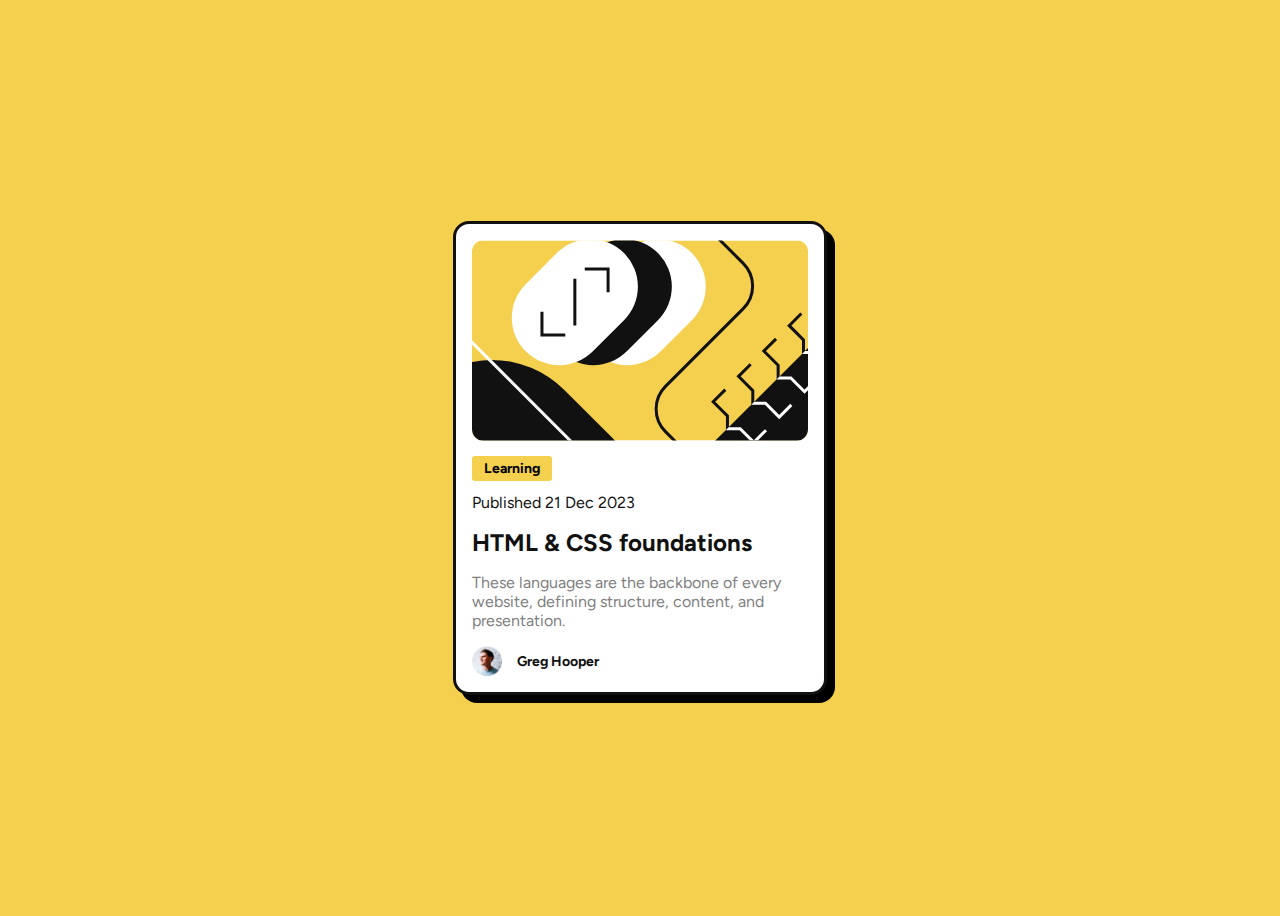
<file: index.html>
<!DOCTYPE html>
<html lang="en">
<head>
    <meta charset="UTF-8">
    <meta name="viewport" content="width=device-width, initial-scale=1.0">
    <link rel="stylesheet" href="style.css">
    <link rel="stylesheet" href='https://fonts.googleapis.com/css?family=Figtree:bold,ExtraBold,light' rel='stylesheet'>
    
    <title>Blog Preview</title>
</head>

<body>
    <main>
       
        <img id="blog" src="/illustration-article.svg" alt="Abstract Illustration">
       
        <h2>Learning</h2>

        <p1>Published 21 Dec 2023</p1>

        <h1>HTML & CSS foundations</h1>

        <p>These languages are the backbone of every<br>
            website, defining structure, content, and<br>
            presentation.
        </p>

    <footer>
        <div class="container">
           <img id="icon" src="./guy.webp" alt="icon"> <div class="name">Greg Hooper</div>
        </div>
    </footer>
        


    </main>
    
</body>
</html>
</file>
<file: style.css>
html {
    display:flex;
    min-height: 100vh;
    align-items: center;
    justify-content: center;
}

main img {
    max-width:100%;
    border-radius: .75rem;
}

body {
    background-color:#F4D04E;
    font-family: Figtree, sans-serif;
    display:flex;
    justify-content: center;
    align-items: center;
    width:100%;
    min-height: 100vh;
    flex-direction: column;    
}

h1 {
    color:#111111;
    font-size: 24px;
    font-weight:ExtraBold;
}

h1:hover {
    color:#F4D04E;
}

h2 {
background-color: #F4D04E;
font-size:14px;
font-weight: bold;
padding-left: 12px;
padding-right: 12px;
padding-top: 4px;
padding-bottom: 4px;
border-radius: 3px;
max-width: fit-content;
}

p {
    color: #7F7F7F;
    font-weight:light;
}

p1 {
    color: #111111;
}

footer {
    color:#111111;
    font-weight: bold;
}

main {
    border: solid #111111;
    box-shadow: 8px 8px;
    border-radius: 1rem;
    background-color:#FFFFFF;
    width: 15.6rem;
    padding: 1rem;
    
    width:auto;
    height:auto;

}

.container {
    display: flex;
    gap: 15px;
}

.name {
    align-self: center;
    font-size: 14px;
}

#icon {
    width:30px;
    height:30px;
}
</file>
